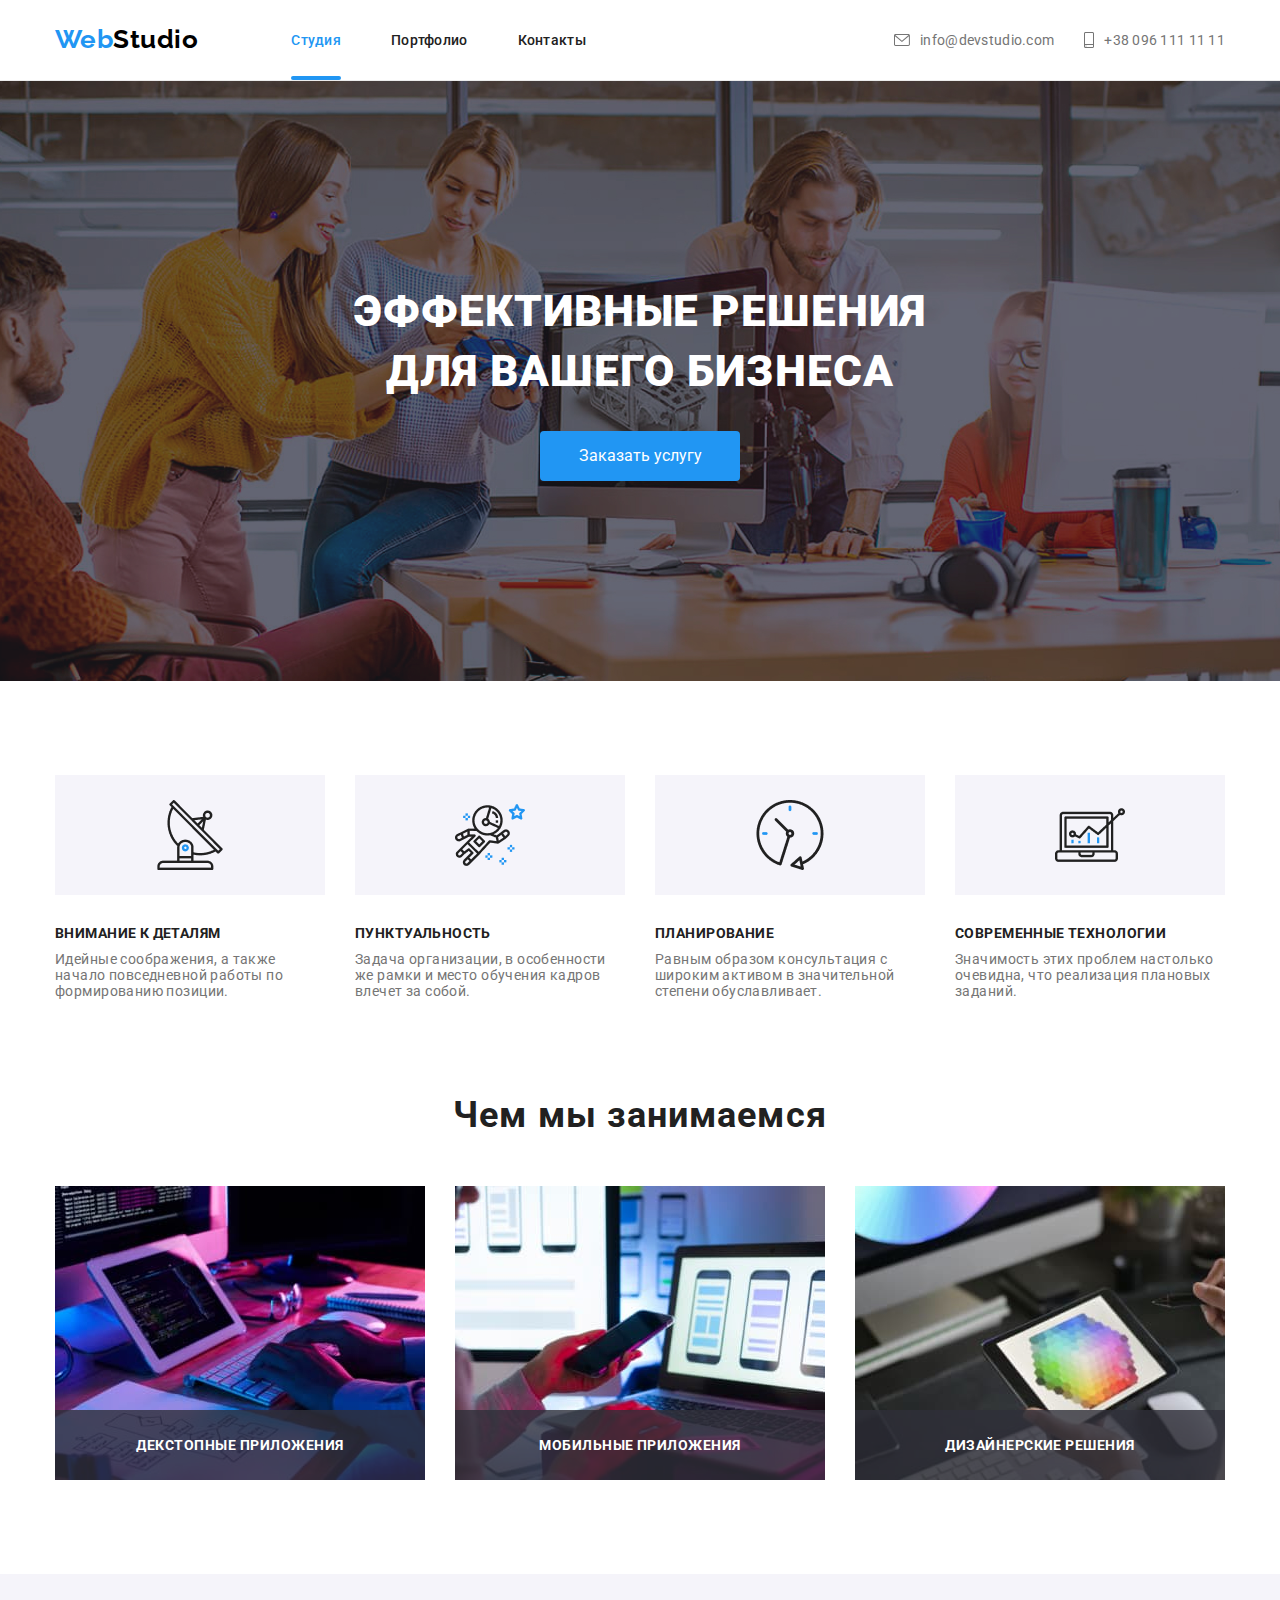
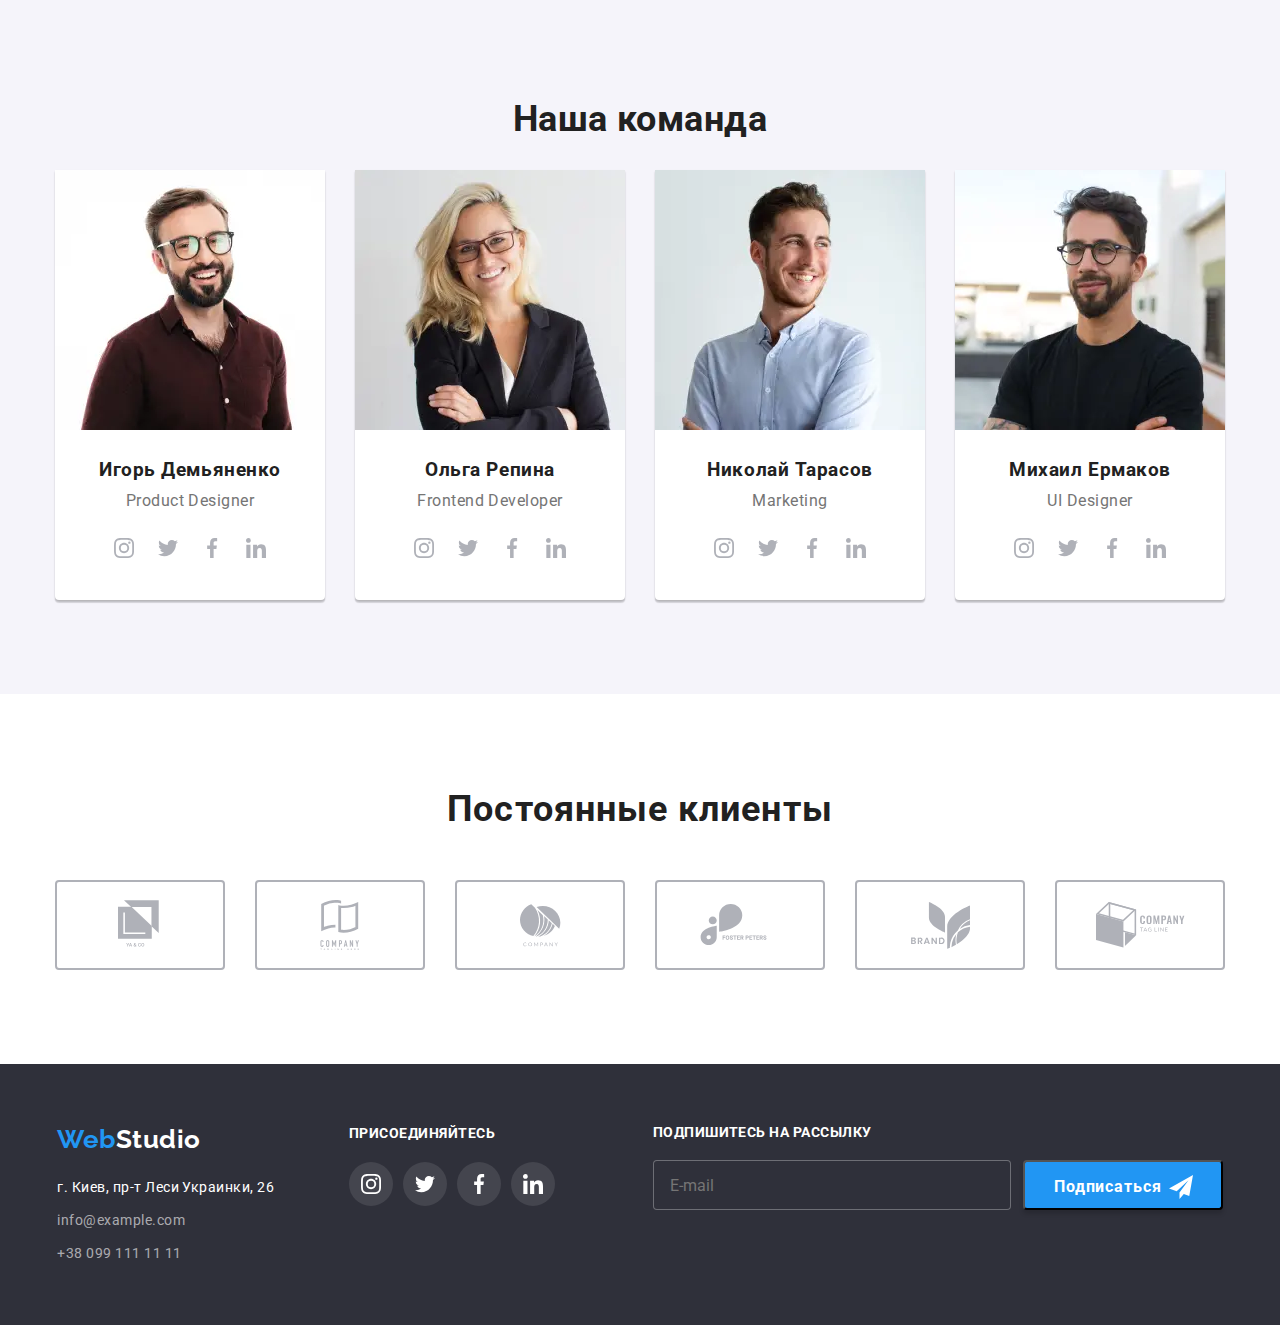
<file: index.html>
<!DOCTYPE html>
<html lang="ru">
  <head>
    <meta charset="UTF-8" />
    <meta name="viewport" content="width=device-width, initial-scale=1.0" />
    <link
      rel="stylesheet"
      href="https://cdnjs.cloudflare.com/ajax/libs/modern-normalize/1.0.0/modern-normalize.css"
    />
    <link
      href="https://fonts.googleapis.com/css2?family=Raleway:wght@300;400;500;700&family=Roboto:wght@300;400;500;700&display=swap"
      rel="stylesheet"
    />
    <link
      rel="stylesheet"
      href="https://cdnjs.cloudflare.com/ajax/libs/modern-normalize/1.0.0/modern-normalize.min.css"
    />
    <link rel="stylesheet" href="./css/main.min.css" />
    <title>WebStudio</title>
  </head>

  <body>
    <header class="header-page">
      <div class="container">
        <nav>

          <a href="./index.html" class="logo link"
            ><span class="logo-start">Web</span>Studio</a
          >           
          <button type="button" class="menu-button" aria-expanded="false" aria-controls="menu-nav" data-menu-button>
              <svg width="40" height="40">
                <use class="icon-menu-btn" href="./images/sprite-svg/sprite.svg#icon-menu-button"></use>
                <use class="icon-close-btn" href="./images/sprite-svg/sprite.svg#icon-close-button"></use>
              </svg>
          </button>

          <div class="menu-nav" id="menu-nav" data-menu>
            <ul class="site-nav list">
              <li><a href="" class="link current">Студия</a></li>
              <li><a href="./portfolio.html" class="link">Портфолио</a></li>
              <li><a href="" class="link">Контакты</a></li>
            </ul>

            <address class="address top">
              <ul class="contact list">
                <li class="address-list-top">
                  <a href="mailto:info@devstudio.com" class="link">
                    <svg class="icon-envelope">
                    <use href="./images/sprite-svg/sprite.svg#icon-envelope"></use>
                    </svg>
                  info@devstudio.com</a>
                </li>
                <li class="address-list-top">
                <a href="tel:+380961111111" class="link">
                  <svg class="icon-smartphone">
                    <use href="./images/sprite-svg/sprite.svg#icon-smartphone"></use>
                  </svg>
                  +38 096 111 11 11</a>
              </li>
            </ul>
            </address>
          </div>
        </nav>
      </div>
    </header>

    <main>
      <section class="hero">
        <div class="container">
          <h1 class="hero-title">Эффективные решения <br> для вашего бизнеса</h1>
          <button type="button" class="button" data-modal-open>Заказать услугу</button>
        </div>
      </section>

      <section class="section">
        <h2 hidden>наши преимущества</h2>

        <div class="container advantages-list">
          <ul class="advantages list">
            <li class="icon-antenna">
              <h3 class="section-title">Внимание к деталям</h3>
              <p>
                Идейные соображения, а также начало повседневной работы по
                формированию позиции.
              </p>
            </li>
            <li class="icon-astronaut">
              <h3 class="section-title">Пунктуальность</h3>
              <p>
                Задача организации, в особенности же рамки и место обучения
                кадров влечет за собой.
              </p>
            </li>
            <li class="icon-clock">
              <h3 class="section-title">Планирование</h3>
              <p>
                Равным образом консультация с широким активом в значительной
                степени обуславливает.
              </p>
            </li>
            <li class="icon-diagram">
              <h3 class="section-title">Современные технологии</h3>
              <p>
                Значимость этих проблем настолько очевидна, что реализация
                плановых заданий.
              </p>
            </li>
          </ul>
        </div>
      </section>

      <section class="section">
        <div class="container works">
          <h2 class="section-title">Чем мы занимаемся</h2>

          <ul class="work list">
            <li>
              <picture>
                <source srcset="./images/images-box/box1.webp 1x, ./images/images-box/box1@2x.webp 2x" media="(min-width:1200px)" type="image-webp">
                <source srcset="./images/images-box/box1.jpg 1x, ./images/images-box/box1@2x.jpg 2x" media="(min-width:1200px)"> 
                <img
                class="works-img"
                src="./images/images-box/box1.jpg"
                alt="декстопные приложения"
                width="370"
                height="294"
                />
              </picture>
              <div class="work-title">
                <p>декстопные приложения</p>
              </div>
            </li>
            <li>
              <picture>
                <source srcset="./images/images-box/box12.webp 1x, ./images/images-box/box2@2x.webp 2x" media="(min-width:1200px)"
                  type="image-webp">
                <source srcset="./images/images-box/box2.jpg 1x, ./images/images-box/box2@2x.jpg 2x" media="(min-width:1200px)"> 
                <img class="works-img" src="./images/images-box/box2.jpg" alt="мобильные приложения" width="370" height="294" />
              </picture>
              <div class="work-title">
                <p>мобильные приложения</p>
              </div>
            </li>
            <li>
              <picture>
                <source srcset="./images/images-box/box3.webp 1x, ./images/images-box/box3@2x.webp 2x" media="(min-width:1200px)"
                  type="image-webp">
                <source srcset="./images/images-box/box3.jpg 1x, ./images/images-box/box3@2x.jpg 2x" media="(min-width:1200px)"> 
                <img class="works-img" src="./images/images-box/box3.jpg" alt="дизайнерские решения" width="370" height="294" />
              </picture>
              <div class="work-title">
                <p>дизайнерские решения</p>
              </div>
            </li>
          </ul>
        </div>
      </section>

      <section class="section staff-section">
        <div class="container staff-wrap">
          <h2 class="section-title">Наша команда</h2>

          <div class="staff-list">
            <ul class="staff list">
              <li class="staff-people">
                <picture>
                  <source srcset="./images/images-person/person1-desktop.webp 1x, ./images/images-person/person1-desktop@2x.webp 2x" media=(min-width:1200px) type="image/webp">
                  <source srcset="./images/images-person/person1-desktop.jpg 1x, ./images/images-person/person1-desktop@2x.jpg 2x" media=(min-width:1200px)>
                  <source srcset="./images/images-person/person1-tablet.webp 1x, ./images/images-person/person1-tablet@2x.webp 2x" media=(min-width:768px) type="image/webp">
                  <source srcset="./images/images-person/person1-tablet.jpg 1x, ./images/images-person/person1-tablet@2x.jpg 2x" media=(min-width:768px)>
                  <source srcset="./images/images-person/person1-mobile.webp 1x, ./images/images-person/person1-mobile@2x.webp 2x" media=(min-width:480px) type="image-webp">
                  <source srcset="./images/images-person/person1-mobile.jpg 1x, ./images/images-person/person1-mobile@2x.jpg 2x" media=(min-width:480px)>
                    <img src="./images/images-person/person1-mobile.jpg" alt="Игорь Демьяненко" />
                </picture>
                <h3 class="section-title">Игорь Демьяненко</h3>
                <p lang="en">Product Designer</p>
                <div class="social-link">
                  <a href="" class="social-link-thumb" target="_blank">
                    <svg>
                      <use
                        href="./images/sprite-svg/sprite.svg#icon-instagram"
                      ></use>
                    </svg>
                  </a>
                  <a href="" class="social-link-thumb" target="_blank">
                    <svg>
                      <use
                        href="./images/sprite-svg/sprite.svg#icon-twitter"
                      ></use>
                    </svg>
                  </a>
                  <a href="" class="social-link-thumb" target="_blank">
                    <svg>
                      <use
                        href="./images/sprite-svg/sprite.svg#icon-facebook"
                      ></use>
                    </svg>
                  </a>
                  <a href="" class="social-link-thumb" target="_blank">
                    <svg>
                      <use
                        href="./images/sprite-svg/sprite.svg#icon-linkedin"
                      ></use>
                    </svg>
                  </a>
                </div>
              </li>
              <li class="staff-people">
                <picture>
                  <source srcset="./images/images-person/person2-desktop.webp 1x, ./images/images-person/person2-desktop@2x.webp 2x" media=(min-width:1200px) type="image/webp">
                  <source srcset="./images/images-person/person2-desktop.jpg 1x, ./images/images-person/person2-desktop@2x.jpg 2x" media=(min-width:1200px)>
                  <source srcset="./images/images-person/person2-tablet.webp 1x, ./images/images-person/person2-tablet@2x.webp 2x" media=(min-width:768px) type="image/webp">
                  <source srcset="./images/images-person/person2-tablet.jpg 1x, ./images/images-person/person2-tablet@2x.jpg 2x" media=(min-width:768px)>
                  <source srcset="./images/images-person/person2-mobile.webp 1x, ./images/images-person/person2-mobile@2x.webp 2x" media=(min-width:480px) type="image-webp">
                  <source srcset="./images/images-person/person2-mobile.jpg 1x, ./images/images-person/person2-mobile@2x.jpg 2x" media=(min-width:480px)>
                    <img src="./images/images-person/person2-mobile.jpg" alt="Ольга Репина" />
                </picture>
                <h3 class="section-title">Ольга Репина</h3>
                <p lang="en">Frontend Developer</p>
                <div class="social-link">
                  <a href="" class="social-link-thumb" target="_blank">
                    <svg>
                      <use
                        href="./images/sprite-svg/sprite.svg#icon-instagram"
                      ></use>
                    </svg>
                  </a>
                  <a href="" class="social-link-thumb" target="_blank">
                    <svg>
                      <use
                        href="./images/sprite-svg/sprite.svg#icon-twitter"
                      ></use>
                    </svg>
                  </a>
                  <a href="" class="social-link-thumb" target="_blank">
                    <svg>
                      <use
                        href="./images/sprite-svg/sprite.svg#icon-facebook"
                      ></use>
                    </svg>
                  </a>
                  <a href="" class="social-link-thumb" target="_blank">
                    <svg>
                      <use
                        href="./images/sprite-svg/sprite.svg#icon-linkedin"
                      ></use>
                    </svg>
                  </a>
                </div>
              </li>
              <li class="staff-people">
                <picture>
                  <source srcset="./images/images-person/person3-desktop.webp 1x, ./images/images-person/person3-desktop@2x.webp 2x" media=(min-width:1200px) type="image/webp">
                  <source srcset="./images/images-person/person3-desktop.jpg 1x, ./images/images-person/person3-desktop@2x.jpg 2x" media=(min-width:1200px)>
                  <source srcset="./images/images-person/person3-tablet.webp 1x, ./images/images-person/person3-tablet@2x.webp 2x" media=(min-width:768px) type="image/webp">
                  <source srcset="./images/images-person/person3-tablet.jpg 1x, ./images/images-person/person3-tablet@2x.jpg 2x" media=(min-width:768px)>
                  <source srcset="./images/images-person/person3-mobile.webp 1x, ./images/images-person/person3-mobile@2x.webp 2x" media=(min-width:480px) type="image-webp">
                  <source srcset="./images/images-person/person3-mobile.jpg 1x, ./images/images-person/person3-mobile@2x.jpg 2x" media=(min-width:480px)>
                  <img src="./images/images-person/person3-mobile.jpg" alt="Николай Тарасов" />
                </picture>
                <h3 class="section-title">Николай Тарасов</h3>
                <p lang="en">Marketing</p>
                <div class="social-link">
                  <a href="" class="social-link-thumb" target="_blank">
                    <svg>
                      <use
                        href="./images/sprite-svg/sprite.svg#icon-instagram"
                      ></use>
                    </svg>
                  </a>
                  <a href="" class="social-link-thumb" target="_blank">
                    <svg>
                      <use
                        href="./images/sprite-svg/sprite.svg#icon-twitter"
                      ></use>
                    </svg>
                  </a>
                  <a href="" class="social-link-thumb" target="_blank">
                    <svg>
                      <use
                        href="./images/sprite-svg/sprite.svg#icon-facebook"
                      ></use>
                    </svg>
                  </a>
                  <a href="" class="social-link-thumb" target="_blank">
                    <svg>
                      <use
                        href="./images/sprite-svg/sprite.svg#icon-linkedin"
                      ></use>
                    </svg>
                  </a>
                </div>
              </li>
              <li class="staff-people">
                <picture>
                   <source srcset="./images/images-person/person4-desktop.webp 1x, ./images/images-person/person4-desktop@2x.webp 2x" media=(min-width:1200px) type="image/webp">
                  <source srcset="./images/images-person/person4-desktop.jpg 1x, ./images/images-person/person4-desktop@2x.jpg 2x" media=(min-width:1200px)>
                  <source srcset="./images/images-person/person4-tablet.webp 1x, ./images/images-person/person4-tablet@2x.webp 2x" media=(min-width:768px) type="image/webp">
                  <source srcset="./images/images-person/person4-tablet.jpg 1x, ./images/images-person/person4-tablet@2x.jpg 2x" media=(min-width:768px)>
                  <source srcset="./images/images-person/person4-mobile.webp 1x, ./images/images-person/person4-mobile@2x.webp 2x" media=(min-width:480px) type="image-webp">
                  <source srcset="./images/images-person/person4-mobile.jpg 1x, ./images/images-person/person4-mobile@2x.jpg 2x" media=(min-width:480px)>
                    <img src="./images/images-person/person4-mobile.jpg" alt="Михаил Ермаков" />
                </picture>
                <h3 class="section-title">Михаил Ермаков</h3>
                <p lang="en">UI Designer</p>
                <div class="social-link">
                  <a href="" class="social-link-thumb" target="_blank">
                    <svg>
                      <use
                        href="./images/sprite-svg/sprite.svg#icon-instagram"
                      ></use>
                    </svg>
                  </a>
                  <a href="" class="social-link-thumb" target="_blank">
                    <svg>
                      <use
                        href="./images/sprite-svg/sprite.svg#icon-twitter"
                      ></use>
                    </svg>
                  </a>
                  <a href="" class="social-link-thumb" target="_blank">
                    <svg>
                      <use
                        href="./images/sprite-svg/sprite.svg#icon-facebook"
                      ></use>
                    </svg>
                  </a>
                  <a href="" class="social-link-thumb" target="_blank">
                    <svg>
                      <use
                        href="./images/sprite-svg/sprite.svg#icon-linkedin"
                      ></use>
                    </svg>
                  </a>
                </div>
              </li>
            </ul>
          </div>
        </div>
      </section>

      <section class="clients">
        <div class="container">
          <h2 class="section-title">Постоянные клиенты</h2>

          <ul class="list">
            <li>
              <a class="clients-pic" href="">
                <svg width="45px" height="50px">
                  <use href="./images/sprite-svg/sprite.svg#icon-logo-1"></use>
                </svg>
              </a>
            </li>
            <li>
              <a class="clients-pic" href="">
                <svg width="40px" height="50px">
                  <use href="./images/sprite-svg/sprite.svg#icon-logo-2"></use>
                </svg>
              </a>
            </li>
            <li>
              <a class="clients-pic" href="">
                <svg width="41px" height="43px">
                  <use href="./images/sprite-svg/sprite.svg#icon-logo-3"></use>
                </svg>
              </a>
            </li>
            <li>
              <a class="clients-pic" href="">
                <svg width="80px" height="42px">
                  <use href="./images/sprite-svg/sprite.svg#icon-logo-4"></use>
                </svg>
              </a>
            </li>
            <li>
              <a class="clients-pic" href="">
                <svg width="59px" height="47px">
                  <use href="./images/sprite-svg/sprite.svg#icon-logo-5"></use>
                </svg>
              </a>
            </li>
            <li>
              <a class="clients-pic" href="">
                <svg width="89px" height="46px">
                  <use href="./images/sprite-svg/sprite.svg#icon-logo-6"></use>
                </svg>
              </a>
            </li>
          </ul>
        </div>
      </section>
    </main>

    <footer>
      <div class="container">
       
            <address class="address-bottom">
              <div class="footer-address">
                <a href="./index.html" class="logo link" target="_blank"><span class="logo-start">Web</span><span
                    class="logo-end">Studio</span></a>
              </div>

              <ul class="address list">
                <li class="address-list">
                  <a href="https://goo.gl/maps/NCRkNM8AswAMd2es7" class="address-start link" target="_blank">г. Киев, пр-т Леси
                    Украинки, 26</a>
                </li>
                <li class="address-list">
                  <a href="mailto:info@example.com" class="address-end link" target="_blank">info@example.com</a>
                </li>
                <li class="address-list">
                  <a href="tel:+380991111111" class="address-end link" target="_blank">+38 099 111 11 11</a>
                </li>
              </ul>
            </address>

            <div class="social-links-footer">
              <strong class="phrase">присоединяйтесь</strong>
              <div class="sl-footer">
                <a href="https://www.instagram.com/" class="sl-thumb" target="_blank">
                  <svg>
                    <use href="./images/sprite-svg/sprite.svg#icon-instagram"></use>
                  </svg>
                </a>
                <a href="https://twitter.com/" class="sl-thumb" target="_blank">
                  <svg>
                    <use href="./images/sprite-svg/sprite.svg#icon-twitter"></use>
                  </svg>
                </a>
                <a href="https://www.facebook.com/" class="sl-thumb" target="_blank">
                  <svg>
                    <use href="./images/sprite-svg/sprite.svg#icon-facebook"></use>
                  </svg>
                </a>
                <a href="https://www.linkedin.com/" class="sl-thumb" target="_blank">
                  <svg>
                    <use href="./images/sprite-svg/sprite.svg#icon-linkedin"></use>
                  </svg>
                </a>
              </div>
            </div>

            <form action="#" class="footer-form">
              <div class="form-field">
                <label class="footer-form-phrase">подпишитесь на рассылку</label>
                <input type="text" class="footer-input" placeholder="E-mail">
              </div>
            
            <button type="submit" class="footer-btn">Подписаться
              <svg class="footer-icon">
                <use href="./images/sprite-svg/sprite.svg#icon-send"></use>
              </svg>
            </button>
            
            </form>
      </div>
    </footer>

    <div class="backdrop is-hidden" data-modal>
      <div class="modal">
        <button type="button" class="close-button" data-modal-close>
            <svg>
              <use href="./images/sprite-svg/sprite.svg#icon-vector"></use>
            </svg>
        </button>

        <form action="#" class="form-modal">
          <h2 class="modal-form-title">Оставьте свои данные, мы вам перезвоним</h2>

          <div class="form-field">
            <label for="name" class="form-label">Имя</label>
            <input type="text" name="name" id="name">
            <div>
              <svg class="modal-icon">
                <use href="./images/sprite-svg/sprite.svg#icon-person"></use>
              </svg>
            </div>
          </div>

          <div class="form-field">
            <label for="tel" class="form-label">Телефон</label>
            <input type="tel" name="tel" id="tel">
            <div>
              <svg class="modal-icon">
                <use href="./images/sprite-svg/sprite.svg#icon-phone"></use>
              </svg>
            </div>
          </div>

          <div class="form-field">
            <label for="mail" class="form-label">Почта</label>
            <input type="mail" name="mail" id="mail">
            <div>
              <svg class="modal-icon">
                <use href="./images/sprite-svg/sprite.svg#icon-email"></use>
              </svg>
            </div>
          </div>

          <div class="form-field">
            <label for="comment" class="form-label">Комментарий</label>
            <textarea name="comment" id="comment" placeholder="Введите текст"></textarea>
          </div>

          <div class="form-field-policy">
            <input id="policy" name="policy" type="checkbox" value="yes" class="form-checkbox"/>
            <label for="policy" class="policy-label">Соглашаюсь с рассылкой и принимаю <a href="" class="policy-doc">Условия договора</a></label>
          </div>

          <button type="submit" class="modal-btn">Отправить</button>
          
        </form>
      </div>
    </div>
    <script src="./js/menu.js"></script>
    <script src="./js/modal.js"></script>
  </body>
</html>
</file>
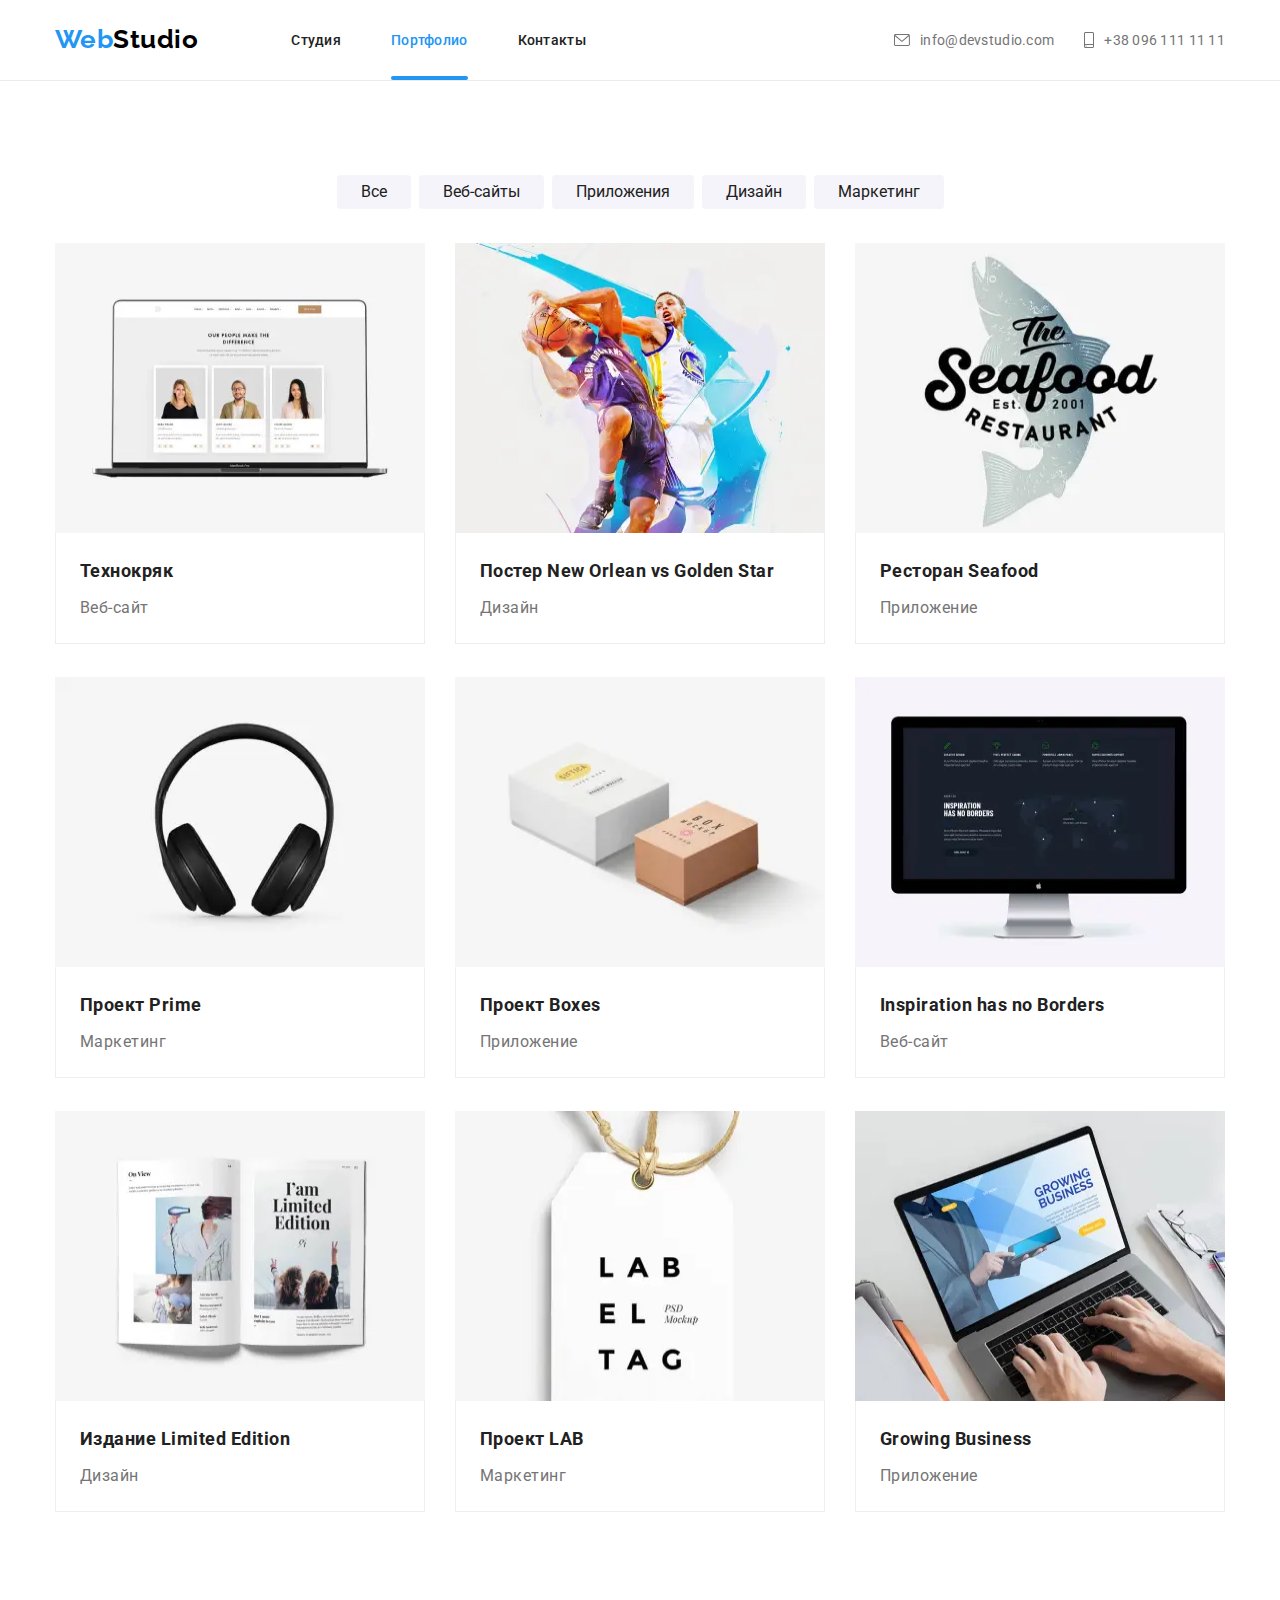
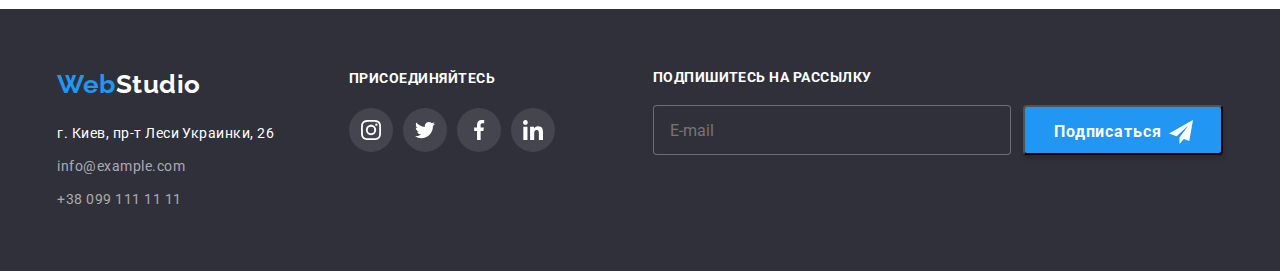
<file: portfolio.html>
<!DOCTYPE html>
<html lang="ru">
  <head>
    <meta charset="UTF-8" />
    <meta name="viewport" content="width=device-width, initial-scale=1.0" />
    <link
      rel="stylesheet"
      href="https://cdnjs.cloudflare.com/ajax/libs/modern-normalize/1.0.0/modern-normalize.css"
    />
    <link
      href="https://fonts.googleapis.com/css2?family=Raleway:wght@300;400;500;700&family=Roboto:wght@300;400;500;700&display=swap"
      rel="stylesheet"
    />
    <link
      rel="stylesheet"
      href="https://cdnjs.cloudflare.com/ajax/libs/modern-normalize/1.0.0/modern-normalize.min.css"
    />
    <link rel="stylesheet" href="./css/portfolio.min.css" />
    <title>Portfolio</title>
  </head>

  <body>
    <header class="header-page">
      <div class="container">
        <nav>
    
          <a href="./index.html" class="logo link"><span class="logo-start">Web</span>Studio</a>
          <button type="button" class="menu-button" aria-expanded="false" aria-controls="menu-nav" data-menu-button>
            <svg width="40" height="40">
              <use class="icon-menu-btn" href="./images/sprite-svg/sprite.svg#icon-menu-button"></use>
              <use class="icon-close-btn" href="./images/sprite-svg/sprite.svg#icon-close-button"></use>
            </svg>
          </button>
    
          <div class="menu-nav" id="menu-nav" data-menu>
            <ul class="site-nav list">
              <li><a href="" class="link">Студия</a></li>
              <li><a href="./portfolio.html" class="link current">Портфолио</a></li>
              <li><a href="" class="link">Контакты</a></li>
            </ul>
    
            <address class="address top">
              <ul class="contact list">
                <li class="address-list-top">
                  <a href="mailto:info@devstudio.com" class="link">
                    <svg class="icon-envelope">
                      <use href="./images/sprite-svg/sprite.svg#icon-envelope"></use>
                    </svg>
                    info@devstudio.com</a>
                </li>
                <li class="address-list-top">
                  <a href="tel:+380961111111" class="link">
                    <svg class="icon-smartphone">
                      <use href="./images/sprite-svg/sprite.svg#icon-smartphone"></use>
                    </svg>
                    +38 096 111 11 11</a>
                </li>
              </ul>
            </address>
          </div>
        </nav>
      </div>
    </header>
    <main class="portfolio-wrapper">
      <div class="features container">
        <h1 hidden>функции</h1>

      <ul class="list">
        <li><button type="button">Все</button></li>
        <li><button type="button">Веб-сайты</button></li>
        <li><button type="button">Приложения</button></li>
        <li><button type="button">Дизайн</button></li>
        <li><button type="button">Маркетинг</button></li>
      </ul>  
      </div>

      <div class="projects container">
        <ul class="list">
          <li class="projects-item">
            <a href="" class="link" target="_blank">
              <div class="projects-overlay">
                <picture>
                  <source srcset="./images/images-project/project1-desktop.webp 1x, ./images/images-project/project1-desktop@2x.webp 2x" media=(min-width:1200px) type="image/webp">
                  <source srcset="./images/images-project/project1-desktop.jpg 1x, ./images/images-project/project1-desktop@2x.jpg 2x" media=(min-width:1200px)>
                  <source srcset="./images/images-project/project1-tablet.webp 1x, ./images/images-project/project1-tablet@2x.webp 2x" media=(min-width:768px) type="image/webp">
                  <source srcset="./images/images-project/project1-tablet.jpg 1x, ./images/images-project/project1-tablet@2x.jpg 2x" media=(min-width:768px)>
                  <source srcset="./images/images-project/project1-mobile.webp 1x, ./images/images-project/project1-mobile@2x.webp 2x" media=(min-width:480px) type="image/webp">
                  <source srcset="./images/images-project/project1-mobile.jpg 1x, ./images/images-project/project1-mobile@2x.jpg 2x" media=(min-width:480px)>
                    <img src="./images/images-project/project1-mobile.jpg" alt="постер с баскетбольными игроками" class="projects-images" />
                </picture>
                <div class="overlay">
                  <p class="text">Технокряк это современная площадка распространения коронавируса. Компании используют эту платформу
                    для цифрового
                    шпионажа и атак на защищённые сервера конкурентов.</p>
                </div>
              </div>
              <div class="content-box">
                <h2 class="title">Технокряк</h2>
                <p>Веб-сайт</p>
              </div>
            </a>
          </li>
          <li class="projects-item">
            <a href="" class="link" target="_blank">
                <div class="projects-overlay">
                  <picture>
                    <source srcset="./images/images-project/project2-desktop.webp 1x, ./images/images-project/project2-desktop@2x.webp 2x" media=(min-width:1200px) type="image/webp">
                  <source srcset="./images/images-project/project2-desktop.jpg 1x, ./images/images-project/project2-desktop@2x.jpg 2x" media=(min-width:1200px)>
                  <source srcset="./images/images-project/project2-tablet.webp 1x, ./images/images-project/project2-tablet@2x.webp 2x" media=(min-width:768px) type="image/webp">
                  <source srcset="./images/images-project/project2-tablet.jpg 1x, ./images/images-project/project2-tablet@2x.jpg 2x" media=(min-width:768px)>
                  <source srcset="./images/images-project/project2-mobile.webp 1x, ./images/images-project/project2-mobile@2x.webp 2x" media=(min-width:480px) type="image/webp">
                  <source srcset="./images/images-project/project2-mobile.jpg 1x, ./images/images-project/project2-mobile@2x.jpg 2x" media=(min-width:480px)>
                    <img src="./images/images-project/project2-mobile.jpg" alt="постер с баскетбольными игроками" class="projects-images" />
                  </picture>
                  <div class="overlay">
                    <p class="text">Технокряк это современная площадка распространения коронавируса. Компании используют эту платформу для цифрового
                      шпионажа и атак на защищённые сервера конкурентов.</p>
                  </div>
                </div>
                
              <div class="content-box">
                <h2 class="title">
                  Постер <span lang="en">New Orlean vs Golden Star</span>
                </h2>
                <p>Дизайн</p>
              </div>
            </a>
          </li>
          <li class="projects-item">
            <a href="" class="link" target="_blank">
              <div class="projects-overlay">
                <picture>
                   <source srcset="./images/images-project/project3-desktop.webp 1x, ./images/images-project/project3-desktop@2x.webp 2x" media=(min-width:1200px) type="image/webp">
                  <source srcset="./images/images-project/project3-desktop.jpg 1x, ./images/images-project/project3-desktop@2x.jpg 2x" media=(min-width:1200px)>
                  <source srcset="./images/images-project/project3-tablet.webp 1x, ./images/images-project/project3-tablet@2x.webp 2x" media=(min-width:768px) type="image/webp">
                  <source srcset="./images/images-project/project3-tablet.jpg 1x, ./images/images-project/project3-tablet@2x.jpg 2x" media=(min-width:768px)>
                  <source srcset="./images/images-project/project3-mobile.webp 1x, ./images/images-project/project3-mobile@2x.webp 2x" media=(min-width:480px) type="image/webp">
                  <source srcset="./images/images-project/project3-mobile.jpg 1x, ./images/images-project/project3-mobile@2x.jpg 2x" media=(min-width:480px)>
                    <img src="./images/images-project/project3-mobile.jpg" alt="постер с баскетбольными игроками" class="projects-images" />
                </picture>
                
                <div class="overlay">
                  <p class="text">Технокряк это современная площадка распространения коронавируса. Компании используют эту платформу
                    для цифрового
                    шпионажа и атак на защищённые сервера конкурентов.</p>
                </div>
              </div>
              <div class="content-box">
                <h2 class="title">Ресторан <span lang="en">Seafood</span></h2>
                <p>Приложение</p>
              </div>
            </a>
          </li>
          <li class="projects-item">
            <a href="" class="link" target="_blank">
              <div class="projects-overlay">
                <picture>
                  <source srcset="./images/images-project/project4-desktop.webp 1x, ./images/images-project/project4-desktop@2x.webp 2x" media=(min-width:1200px) type="image/webp">
                  <source srcset="./images/images-project/project4-desktop.jpg 1x, ./images/images-project/project4-desktop@2x.jpg 2x" media=(min-width:1200px)>
                  <source srcset="./images/images-project/project4-tablet.webp 1x, ./images/images-project/project4-tablet@2x.webp 2x" media=(min-width:768px) type="image/webp">
                  <source srcset="./images/images-project/project4-tablet.jpg 1x, ./images/images-project/project4-tablet@2x.jpg 2x" media=(min-width:768px)>
                  <source srcset="./images/images-project/project4-mobile.webp 1x, ./images/images-project/project4-mobile@2x.webp 2x" media=(min-width:480px) type="image/webp">
                  <source srcset="./images/images-project/project4-mobile.jpg 1x, ./images/images-project/project4-mobile@2x.jpg 2x" media=(min-width:480px)>
                    <img src="./images/images-project/project4-mobile.jpg" alt="постер с баскетбольными игроками" class="projects-images" />
                </picture>
                
                <div class="overlay">
                  <p class="text">Технокряк это современная площадка распространения коронавируса. Компании используют эту платформу
                    для цифрового
                    шпионажа и атак на защищённые сервера конкурентов.</p>
                </div>
              </div>
              <div class="content-box">
                <h2 class="title">Проект <span lang="en">Prime</span></h2>
                <p>Маркетинг</p>
              </div>
            </a>
          </li>
          <li class="projects-item">
            <a href="" class="link" target="_blank">
              <div class="projects-overlay">
                <picture>
                  <source srcset="./images/images-project/project5-desktop.webp 1x, ./images/images-project/project5-desktop@2x.webp 2x" media=(min-width:1200px) type="image/webp">
                  <source srcset="./images/images-project/project5-desktop.jpg 1x, ./images/images-project/project5-desktop@2x.jpg 2x" media=(min-width:1200px)>
                  <source srcset="./images/images-project/project5-tablet.webp 1x, ./images/images-project/project5-tablet@2x.webp 2x" media=(min-width:768px) type="image/webp">
                  <source srcset="./images/images-project/project5-tablet.jpg 1x, ./images/images-project/project5-tablet@2x.jpg 2x" media=(min-width:768px)>
                  <source srcset="./images/images-project/project5-mobile.webp 1x, ./images/images-project/project5-mobile@2x.webp 2x" media=(min-width:480px) type="image/webp">
                  <source srcset="./images/images-project/project5-mobile.jpg 1x, ./images/images-project/project5-mobile@2x.jpg 2x" media=(min-width:480px)>
                    <img src="./images/images-project/project5-mobile.jpg" alt="постер с баскетбольными игроками" class="projects-images" />
                </picture>
                
                <div class="overlay">
                  <p class="text">Технокряк это современная площадка распространения коронавируса. Компании используют эту платформу
                    для цифрового
                    шпионажа и атак на защищённые сервера конкурентов.</p>
                </div>
              </div>
              <div class="content-box">
                <h2 class="title">Проект <span lang="en">Boxes</span></h2>
                <p>Приложение</p>
              </div>
            </a>
          </li>
          <li class="projects-item">
            <a href="" class="link" target="_blank">
              <div class="projects-overlay">
                <picture>
                  <source srcset="./images/images-project/project6-desktop.webp 1x, ./images/images-project/project6-desktop@2x.webp 2x" media=(min-width:1200px) type="image/webp">
                  <source srcset="./images/images-project/project6-desktop.jpg 1x, ./images/images-project/project6-desktop@2x.jpg 2x" media=(min-width:1200px)>
                  <source srcset="./images/images-project/project6-tablet.jpg 1x, ./images/images-project/project6-tablet@2x.jpg 2x" media=(min-width:768px) type="image/webp">
                  <source srcset="./images/images-project/project6-tablet.jpg 1x, ./images/images-project/project6-tablet@2x.jpg 2x" media=(min-width:768px)>
                  <source srcset="./images/images-project/project6-mobile.webp 1x, ./images/images-project/project6-mobile@2x.webp 2x" media=(min-width:480px) type="image/webp">
                  <source srcset="./images/images-project/project6-mobile.jpg 1x, ./images/images-project/project6-mobile@2x.jpg 2x" media=(min-width:480px)>
                    <img src="./images/images-project/project6-mobile.jpg" alt="постер с баскетбольными игроками" class="projects-images" />
                </picture>
                
                <div class="overlay">
                  <p class="text">Технокряк это современная площадка распространения коронавируса. Компании используют эту платформу
                    для цифрового
                    шпионажа и атак на защищённые сервера конкурентов.</p>
                </div>
              </div>
              <div class="content-box">
                <h2 lang="en" class="title">Inspiration has no Borders</h2>
                <p>Веб-сайт</p>
              </div>
            </a>
          </li>
          <li class="projects-item">
            <a href="" class="link" target="_blank">
              <div class="projects-overlay">
                <picture>
                  <source srcset="./images/images-project/project7-desktop.webp 1x, ./images/images-project/project7-desktop@2x.webp 2x" media=(min-width:1200px) type="image/webp">
                  <source srcset="./images/images-project/project7-desktop.jpg 1x, ./images/images-project/project7-desktop@2x.jpg 2x" media=(min-width:1200px)>
                  <source srcset="./images/images-project/project7-tablet.jpg 1x, ./images/images-project/project7-tablet@2x.jpg 2x" media=(min-width:768px) type="image/webp">
                  <source srcset="./images/images-project/project7-tablet.jpg 1x, ./images/images-project/project7-tablet@2x.jpg 2x" media=(min-width:768px)>
                  <source srcset="./images/images-project/project7-mobile.webp 1x, ./images/images-project/project7-mobile@2x.webp 2x" media=(min-width:480px) type="image/webp">
                  <source srcset="./images/images-project/project7-mobile.jpg 1x, ./images/images-project/project7-mobile@2x.jpg 2x" media=(min-width:480px)>
                    <img src="./images/images-project/project7-mobile.jpg" alt="постер с баскетбольными игроками" class="projects-images" />
                </picture>
                
                <div class="overlay">
                  <p class="text">Технокряк это современная площадка распространения коронавируса. Компании используют эту платформу
                    для цифрового
                    шпионажа и атак на защищённые сервера конкурентов.</p>
                </div>
              </div>
              <div class="content-box">
                <h2 class="title">
                  Издание <span lang="en">Limited Edition</span>
                </h2>
                <p>Дизайн</p>
              </div>
            </a>
          </li>
          <li class="projects-item">
            <a href="" class="link" target="_blank">
              <div class="projects-overlay">
                <picture>
                   <source srcset="./images/images-project/project8-desktop.webp 1x, ./images/images-project/project8-desktop@2x.webp 2x" media=(min-width:1200px) type="image/webp">
                  <source srcset="./images/images-project/project8-desktop.jpg 1x, ./images/images-project/project8-desktop@2x.jpg 2x" media=(min-width:1200px)>
                  <source srcset="./images/images-project/project8-tablet.jpg 1x, ./images/images-project/project8-tablet@2x.jpg 2x" media=(min-width:768px) type="image/webp">
                  <source srcset="./images/images-project/project8-tablet.jpg 1x, ./images/images-project/project8-tablet@2x.jpg 2x" media=(min-width:768px)>
                  <source srcset="./images/images-project/project8-mobile.webp 1x, ./images/images-project/project8-mobile@2x.webp 2x" media=(min-width:480px) type="image/webp">
                  <source srcset="./images/images-project/project8-mobile.jpg 1x, ./images/images-project/project8-mobile@2x.jpg 2x" media=(min-width:480px)>
                    <img src="./images/images-project/project8-mobile.jpg" alt="постер с баскетбольными игроками" class="projects-images" />
                </picture>
                
                <div class="overlay">
                  <p class="text">Технокряк это современная площадка распространения коронавируса. Компании используют эту платформу
                    для цифрового
                    шпионажа и атак на защищённые сервера конкурентов.</p>
                </div>
              </div>
              <div class="content-box">
                <h2 class="title">Проект <span lang="en">LAB</span></h2>
                <p>Маркетинг</p>
              </div>
            </a>
          </li>
          <li class="projects-item">
            <a href="" class="link" target="_blank">
              <div class="projects-overlay">
                <picture>
                   <source srcset="./images/images-project/project9-desktop.webp 1x, ./images/images-project/project9-desktop@2x.webp 2x" media=(min-width:1200px) type="image/webp">
                  <source srcset="./images/images-project/project9-desktop.jpg 1x, ./images/images-project/project9-desktop@2x.jpg 2x" media=(min-width:1200px)>
                  <source srcset="./images/images-project/project9-tablet.jpg 1x, ./images/images-project/project9-tablet@2x.jpg 2x" media=(min-width:768px) type="image/webp">
                  <source srcset="./images/images-project/project9-tablet.jpg 1x, ./images/images-project/project9-tablet@2x.jpg 2x" media=(min-width:768px)>
                  <source srcset="./images/images-project/project9-mobile.webp 1x, ./images/images-project/project9-mobile@2x.webp 2x" media=(min-width:480px) type="image/webp">
                  <source srcset="./images/images-project/project9-mobile.jpg 1x, ./images/images-project/project9-mobile@2x.jpg 2x" media=(min-width:480px)>
                    <img src="./images/images-project/project9-mobile.jpg" alt="постер с баскетбольными игроками" class="projects-images" />
                </picture>
                
                <div class="overlay">
                  <p class="text">Технокряк это современная площадка распространения коронавируса. Компании используют эту платформу
                    для цифрового
                    шпионажа и атак на защищённые сервера конкурентов.</p>
                </div>
              </div>
              <div class="content-box">
                <h2 lang="en" class="title">Growing Business</h2>
                <p>Приложение</p>
              </div>
            </a>
          </li>
        </ul>
      </div>
    </main>
    <footer>
    <div class="container">

    <address class="address-bottom">
      <div class="footer-address">
        <a href="./index.html" class="logo link" target="_blank"><span class="logo-start">Web</span><span
            class="logo-end">Studio</span></a>
      </div>

      <ul class="address list">
        <li class="address-list">
          <a href="https://goo.gl/maps/NCRkNM8AswAMd2es7" class="address-start link" target="_blank">г. Киев, пр-т Леси
            Украинки, 26</a>
        </li>
        <li class="address-list">
          <a href="mailto:info@example.com" class="address-end link" target="_blank">info@example.com</a>
        </li>
        <li class="address-list">
          <a href="tel:+380991111111" class="address-end link" target="_blank">+38 099 111 11 11</a>
        </li>
      </ul>
    </address>

    <div class="social-links-footer">
      <strong class="phrase">присоединяйтесь</strong>
      <div class="sl-footer">
        <a href="https://www.instagram.com/" class="sl-thumb" target="_blank">
          <svg>
            <use href="./images/sprite-svg/sprite.svg#icon-instagram"></use>
          </svg>
        </a>
        <a href="https://twitter.com/" class="sl-thumb" target="_blank">
          <svg>
            <use href="./images/sprite-svg/sprite.svg#icon-twitter"></use>
          </svg>
        </a>
        <a href="https://www.facebook.com/" class="sl-thumb" target="_blank">
          <svg>
            <use href="./images/sprite-svg/sprite.svg#icon-facebook"></use>
          </svg>
        </a>
        <a href="https://www.linkedin.com/" class="sl-thumb" target="_blank">
          <svg>
            <use href="./images/sprite-svg/sprite.svg#icon-linkedin"></use>
          </svg>
        </a>
      </div>
    </div>

    <form action="#" class="footer-form">
      <div class="form-field">
        <label class="footer-form-phrase">подпишитесь на рассылку</label>
        <input type="text" class="footer-input" placeholder="E-mail">
      </div>

      <button type="submit" class="footer-btn">Подписаться
        <svg class="footer-icon">
          <use href="./images/sprite-svg/sprite.svg#icon-send"></use>
        </svg>
      </button>

    </form>
  </div>
    </footer>

    <script src="./js/menu.js"></script>
  </body>
</html>
</file>
<file: css/main.min.css>
html{box-sizing:border-box;margin:0;padding:0}*,*::after,*::before{box-sizing:border-box}body{color:#757575;background-color:#fff;font-family:Roboto, sans-serif;letter-spacing:0.03em}.list{list-style:none;padding:0px;margin:0px}.link{text-decoration:none}.address{font-style:normal}.section-title{color:#212121}.title{color:#212121;font-size:18px}img{display:block}.container{margin-right:auto;margin-left:auto;padding-left:15px;padding-right:15px}@media screen and (min-width: 480px){.container{width:480px}}@media screen and (min-width: 768px){.container{width:768px}}@media screen and (min-width: 1200px){.container{width:1200px}}.header-page{position:relative}.header-page nav{display:flex;align-items:center;justify-content:space-between;min-height:60px;width:100%}.header-page>.container{display:flex}.menu-button{display:inline-block;margin:0;margin-left:276px;padding:0;border:none;background-color:transparent}@media screen and (min-width: 768px){.menu-button{display:none}}.menu-button .icon-close-btn{display:none}.is-open .icon-close-btn{display:block}.is-open .icon-menu-btn{display:none}.menu-nav.is-open{display:block}.menu-nav{display:none;position:absolute;top:60px;left:0px;padding:60px 0px;z-index:999;flex-direction:column;align-items:center;justify-content:center;width:100%;height:400px;background-color:#fff;box-shadow:0px 4px 8px rgba(0,0,0,0.04),0px 2px 4px rgba(0,0,0,0.08),0px 1px 3px rgba(0,0,0,0.16)}@media screen and (min-width: 767px){.menu-nav{display:flex;position:static;flex-direction:row;padding:0px;height:80px;box-shadow:none}}.header-page .address .link{color:#757575;font-size:14px;letter-spacing:0.02em}.header-page{border-bottom:1px solid #ececec}.site-nav{display:flex;flex-direction:column;align-items:center;margin-bottom:60px}@media screen and (min-width: 768px){.site-nav{flex-direction:row;margin-left:88px;padding-left:0px;margin-top:0px;margin-bottom:0px}}@media screen and (min-width: 1200px){.site-nav{margin-left:93px}}.site-nav .link{display:block;padding:8px 0px;color:#212121;font-family:Roboto;font-weight:500;font-size:18px;line-height:21px;letter-spacing:0.02em;transition:all 250ms cubic-bezier(0.4, 0, 0.2, 1)}.site-nav .link:hover,.site-nav .link:focus{color:#2196f3}@media screen and (min-width: 768px){.site-nav .link{padding:32px 0px;font-size:14px;line-height:18px}}@media screen and (min-width: 1200px){.site-nav .link{font-size:14px;line-height:16px}}@media screen and (max-width: 767px){.site-nav li:not(:last-child){margin-bottom:40px}}@media screen and (min-width: 768px){.site-nav li:not(:last-child){margin-right:50px}}.top{display:flex;align-items:center}.site-nav,.contact{letter-spacing:0.02em}.site-nav .current{color:#2196f3;position:relative}.site-nav .current::after{content:"";display:block;position:absolute;left:0px;bottom:0px;width:100%;height:4px;background-color:#2196f3;border-radius:2px}.header-page .contact{display:flex;flex-direction:column;align-items:center}@media screen and (min-width: 768px){.header-page .contact{align-items:flex-start}}@media screen and (min-width: 1200px){.header-page .contact{align-items:center;flex-direction:row}}.header-page .contact li:not(:last-child){margin-bottom:16px}@media screen and (min-width: 768px){.header-page .contact li:not(:last-child){margin-bottom:10px}}@media screen and (min-width: 1200px){.header-page .contact li:not(:last-child){margin-bottom:0px;margin-right:30px}}.header-page .address{margin-left:auto;margin-right:auto;justify-content:center}@media screen and (min-width: 768px){.header-page .address{margin-right:0px}}.contact .icon-envelope{width:16px;height:12px;fill:#757575}.contact .icon-smartphone{width:10px;height:16px;fill:#757575}.address-list-top svg{margin-right:10px;transition:all 250ms cubic-bezier(0.4, 0, 0.2, 1)}.address-list-top .link{display:flex;justify-content:center;align-items:center;transition:all 250ms cubic-bezier(0.4, 0, 0.2, 1)}.address-list-top .link:hover,.address-list-top .link:focus{color:#2196f3}.address-list-top .link:hover svg,.address-list-top .link:focus svg{fill:#2196f3}.logo{color:#000000;font-size:24px;font-family:Raleway, sans-serif;font-weight:700;line-height:1.2}.logo:hover{color:#2196f3}@media screen and (min-width: 1200px){.logo{font-size:26px}}.logo-start{color:#2196f3}.logo-end{color:#fff}.hero{max-width:480px;max-height:400px;margin-left:auto;margin-right:auto;background-color:rgba(47,48,58,0.4);background-image:url("../images/images-hero/overlay-mobile.png"),url("../images/images-hero/hero-mobile.jpg");background-repeat:no-repeat;background-size:cover;background-position:center}@media screen and (min-device-pixel-ratio: 2), screen and (min-resolution: 192dpi), screen and (min-resolution: 2dppx){.hero{background-image:url("../images/images-hero/overlay-mobile@2x.png"),url("../images/images-hero/hero-mobile@2x.jpg")}}@media screen and (min-width: 768px){.hero{max-width:768px;max-height:600px;background-image:url("../images/images-hero/overlay-tablet.png"),url("../images/images-hero/hero-tablet.jpg")}}@media screen and (min-width: 768px) and (min-device-pixel-ratio: 2), screen and (min-width: 768px) and (min-resolution: 192dpi), screen and (min-width: 768px) and (min-resolution: 2dppx){.hero{background-image:url("../images/images-hero/overlay-tablet@2x.png"),url("../images/images-hero/hero-tablet@2x.jpg")}}@media screen and (min-width: 1200px){.hero{max-width:1600px;background-image:url("../images/images-hero/overlay-desktop.png"),url("../images/images-hero/hero-desktop.jpg")}}@media screen and (min-width: 1200px) and (min-device-pixel-ratio: 2), screen and (min-width: 1200px) and (min-resolution: 192dpi), screen and (min-width: 1200px) and (min-resolution: 2dppx){.hero{background-image:url("../images/images-hero/overlay-desktop@2x.png"),url("../images/images-hero/hero-desktop@2x.jpg")}}.hero .container{padding-top:118px;padding-bottom:118px;letter-spacing:0.06em;color:#fff;text-align:center;text-transform:uppercase}@media screen and (min-width: 1200px){.hero .container{padding-top:200px;padding-bottom:200px}}.hero-title{margin-top:0px;margin-bottom:30px;font-weight:900;font-size:26px;line-height:42px}@media screen and (min-width: 1200px){.hero-title{font-size:44px;line-height:60px}}.button{padding:10px 32px;min-width:200px;height:50px;border:none;border-radius:4px;background-color:#2196f3;color:#fff;background-color:#2196f3;cursor:pointer}.backdrop{position:fixed;top:0px;left:0px;width:100%;height:100%;background:rgba(0,0,0,0.2);transition:all 250ms cubic-bezier(0.4, 0, 0.2, 1)}.is-hidden{opacity:0;visibility:hidden;pointer-events:none;transition:all 250ms cubic-bezier(0.4, 0, 0.2, 1) 250ms}.modal{position:absolute;left:50%;top:50%;min-width:450px;height:609px;transform:translate(-50%, -50%) scale(1);padding:40px;border-radius:4px;box-shadow:0px 1px 3px rgba(0,0,0,0.12),0px 1px 1px rgba(0,0,0,0.14),0px 2px 1px rgba(0,0,0,0.2);background:#fff;transition:all 250ms cubic-bezier(0.4, 0, 0.2, 1) 250ms}@media screen and (min-width: 1200px){.modal{min-width:528px;height:581px}}.modal-form-title{font-weight:700;font-size:20px;line-height:23px;letter-spacing:0.03em;color:#212121}.form-modal .form-field{position:relative;display:flex;flex-direction:column}.form-modal .form-field:not(:last-child){margin-bottom:10px}.form-modal .form-label{margin-bottom:4px;font-weight:400;font-size:12px;line-height:14px;letter-spacing:0.01em;color:#757575}.form-modal .form-field input{display:block;height:40px;padding:14px 42px;width:370px;border:1px solid rgba(33,33,33,0.2);border-radius:4px;cursor:pointer;outline:none}.form-modal .form-field input:focus{border:1px solid #2196f3}@media screen and (min-width: 1200px){.form-modal .form-field input{width:448px}}.form-modal .modal-icon{position:absolute;bottom:11px;left:12px;width:18px;height:18px;fill:#212121}.form-field:focus-within .modal-icon{fill:#2196f3}textarea{display:block;height:120px;padding:12px 16px;resize:none;width:370px;border:1px solid rgba(33,33,33,0.2);border-radius:4px;font-weight:400;font-size:14px;line-height:16px;letter-spacing:0.01em;outline:none}textarea:focus{border:1px solid #2196f3}textarea::placeholder{font-weight:400;font-size:14px;line-height:16px;letter-spacing:0.01em;color:rgba(117,117,117,0.5)}@media screen and (min-width: 1200px){textarea{width:448px}}.form-field-policy{display:flex;align-items:center;justify-content:center;margin-bottom:30px}.form-field-policy .policy-label{font-weight:400;letter-spacing:0.03em;color:#757575;font-size:12px;line-height:14px}@media screen and (min-width: 1200px){.form-field-policy .policy-label{font-size:14px;line-height:24px}}.is-hidden .modal{transform:translate(-50%, -50%) scale(0);transition:all 250ms cubic-bezier(0.4, 0, 0.2, 1)}.close-button{position:absolute;right:8px;top:8px;width:30px;height:30px;padding:6px;background-color:#fff;border-radius:50%;border:1px solid rgba(0,0,0,0.1);cursor:pointer}.close-button svg{width:11px;height:11px;fill:#000000}.close-button:focus svg,.close-button:hover svg{fill:#2196f3;cursor:pointer}.modal-form-title{font-weight:700;font-size:20px;line-height:23px;letter-spacing:0.03em;color:#212121;text-align:center}.form-checkbox{-webkit-appearance:none;-moz-appearance:none;appearance:none;position:absolute}.policy-label::before{content:"";display:inline-block;width:16px;height:15px;margin-right:7px;border-radius:2px;background-image:url("../images/sprite-svg/not-check.svg")}.form-field-policy .policy-doc{color:#2196f3}.form-checkbox:checked+.policy-label::before{background-image:url("../images/sprite-svg/check.svg");background-size:content;background-origin:border-box;border-radius:2px;background-color:#2196f3}.modal-btn{display:block;width:200px;height:50px;margin-left:auto;margin-right:auto;padding:10px 55px;background:#188ce8;box-shadow:0px 4px 4px rgba(0,0,0,0.15);border-radius:4px;font-weight:700;font-size:16px;line-height:30px;letter-spacing:0.06em;color:#fff;cursor:pointer}@media screen and (min-width: 480px){.advantages{display:block}}@media screen and (min-width: 768px){.advantages{display:flex;flex-wrap:wrap;justify-content:space-between}}.advantages li{max-width:450px;max-height:226px}@media screen and (min-width: 768px){.advantages li{width:354px;height:261px}}@media screen and (min-width: 1200px){.advantages li{width:270px;height:251px}}.advantages .section-title{margin-bottom:10px;margin-top:30px}.advantages p{margin-top:0px;margin-bottom:0px;font-size:14px;letter-spacing:0.03em}.advantages .section-title{font-size:14px;letter-spacing:0.03em;text-transform:uppercase;text-align:center}@media screen and (min-width: 768px){.advantages .section-title{text-align:start}}@media screen and (min-width: 480px) and (max-width: 768px){.advantages li:not(:last-child){margin-bottom:30px}}@media screen and (min-width: 768px){.advantages li:nth-child(odd){margin-right:30px}}@media screen and (min-width: 1200px){.advantages li:not(:last-child){margin-right:30px}}.container .advantages{padding-top:60px;padding-bottom:60px}@media screen and (min-width: 1200px){.container .advantages{padding-top:94px;padding-bottom:94px}}.icon-antenna::before{content:"";height:120px;display:block;background-color:#f5f4fa;background-image:url("../images/images-png/antenna.png");background-repeat:no-repeat;background-position:center}.icon-astronaut::before{content:"";height:120px;display:block;background-color:#f5f4fa;background-image:url("../images/images-png/astronaut.png");background-repeat:no-repeat;background-position:center}.icon-clock::before{content:"";height:120px;display:block;background-color:#f5f4fa;background-image:url("../images/images-png/clock.png");background-repeat:no-repeat;background-position:center}.icon-diagram::before{content:"";height:120px;display:block;background-color:#f5f4fa;background-image:url("../images/images-png/diagram.png");background-repeat:no-repeat;background-position:center}.section .works{display:none}@media screen and (min-width: 1200px){.section .works{display:block}}.work{display:flex;justify-content:space-between}.work li{position:relative}.works .list{padding-bottom:94px}.works .section-title{margin-top:0px;margin-bottom:50px;font-size:36px;text-align:center;letter-spacing:0.03em}.works-img{display:block}.work-title{position:absolute;display:flex;align-items:center;justify-content:center;left:0px;bottom:0px;width:100%;height:70px;background-color:rgba(47,48,58,0.8)}.work-title p{font-size:14px;font-weight:700;text-transform:uppercase;color:#fff}.staff-section{height:100%;background-color:#f5f4fa}.staff-wrap h2{text-align:center;font-size:28px;line-height:33px}@media screen and (min-width: 1200px){.staff-wrap h2{font-size:36px;line-height:42px}}.staff-people .section-title,.staff-people p{margin-top:0px;text-align:center;letter-spacing:0.03em}.staff-people .section-title{margin-top:30px;margin-bottom:10px;text-align:center}.staff-people p{margin-bottom:16px}.staff-section .container{padding-top:60px;padding-bottom:60px}@media screen and (min-width: 1200px){.staff-section .container{padding-top:94px;padding-bottom:94px}}.staff-list .staff{display:flex;flex-wrap:wrap;justify-content:space-between}.staff-list li{background-color:#fff;border-radius:0px 0px 4px 4px}@media screen and (min-width: 480px) and (max-width: 767px){.staff li:not(:last-child){margin-bottom:30px}}@media screen and (min-width: 768px) and (max-width: 1199px){.staff li:nth-last-child(n+3){margin-bottom:30px}}@media screen and (min-width: 1200px){.staff li:not(:last-child){margin-right:30px}}.staff-people img{width:450px;height:auto;background-color:#2f303a}@media screen and (min-width: 768px){.staff-people img{width:354px}}@media screen and (min-width: 1200px){.staff-people img{width:270px}}.staff-people{width:460px;box-shadow:0px 3px 1px rgba(0,0,0,0.1),0px 1px 2px rgba(0,0,0,0.08),0px 2px 2px rgba(0,0,0,0.12)}@media screen and (min-width: 768px){.staff-people{width:354px}}@media screen and (min-width: 1200px){.staff-people{width:270px}}.social-link{display:flex;justify-content:center;padding-bottom:24px}@media screen and (min-width: 1200px){.social-link{padding-bottom:30px}}.social-link a{display:flex;justify-content:center;align-items:center}.social-link-thumb{width:44px;height:44px;transition:all 250ms cubic-bezier(0.4, 0, 0.2, 1)}.social-link-thumb:focus,.social-link-thumb:hover{background-color:#2196f3;border-radius:50%;cursor:pointer}.social-link-thumb:hover svg,.social-link-thumb:focus svg{fill:#fff}.social-link svg{width:20px;height:20px;fill:#afb1b8;transition:all 250ms cubic-bezier(0.4, 0, 0.2, 1)}.clients .section-title{margin-top:0px;margin-bottom:30px;text-align:center;letter-spacing:0.03em;font-weight:700px;font-size:28px;line-height:33px}@media screen and (min-width: 1200px){.clients .section-title{margin-bottom:50px;font-size:36px;line-height:42px}}.clients .container{padding-top:44px;padding-bottom:60px}@media screen and (min-width: 768px){.clients .container{padding-top:60px}}@media screen and (min-width: 1200px){.clients .container{padding-top:94px;padding-bottom:94px}}.clients .list{display:flex;flex-wrap:wrap;justify-content:space-between}.clients .list a{display:flex;justify-content:center;align-items:center;width:210px;height:90px;background-color:#fff;border:2px solid #afb1b8;border-radius:4px;transition:all 250ms cubic-bezier(0.4, 0, 0.2, 1)}.clients .list a:focus,.clients .list a:hover{border:2px solid #2196f3}@media screen and (min-width: 768px){.clients .list a{width:226px}}@media screen and (min-width: 1200px){.clients .list a{width:170px}}@media screen and (min-width: 480px) and (max-width: 767px){.clients .list li:nth-last-child(n+3){margin-bottom:30px}.clients .list li:nth-child(odd){margin-right:30px}}@media screen and (min-width: 768px) and (max-width: 1199px){.clients .list li:not(:nth-child(3n)){margin-right:30px}.clients .list li:nth-last-child(n+4){margin-bottom:30px}}@media screen and (min-width: 1200px){.clients .list li:not(:last-child){margin-right:30px}}.clients-pic svg{fill:#afb1b8;transition:all 250ms cubic-bezier(0.4, 0, 0.2, 1)}.clients-pic:hover svg,.clients-pic:focus svg{fill:#2196f3}footer{background-color:#2f303a}footer .container{display:flex;padding-top:60px;padding-bottom:60px}@media screen and (min-width: 480px) and (max-width: 767px){footer .container{flex-direction:column;align-items:center;justify-content:center}}@media screen and (min-width: 768px){footer .container{flex-wrap:wrap;justify-content:space-around}}@media screen and (min-width: 480px) and (max-width: 1199px){.address-bottom{display:flex;flex-direction:column;align-items:center;justify-content:center}.address-bottom .address{display:flex;flex-direction:column;align-items:center}.social-links-footer{display:flex;flex-direction:column;align-items:center}.footer-form{display:flex;flex-direction:column;align-items:center}}footer .logo{display:inline-block;margin-top:0px;margin-bottom:20px;font-style:normal}footer .address{padding-left:0px}@media screen and (min-width: 1200px){.address-list:not(:last-child){margin-bottom:9px}}.address .link-address{color:#fff}.address .link{color:rgba(22,15,15,0.8)}.address .address-start{color:#fff}.address .address-end{color:rgba(255,255,255,0.6)}@media screen and (min-width: 480px) and (max-width: 767px){.social-links-footer{margin-bottom:60px}}@media screen and (min-width: 1200px){.social-links-footer{margin-right:93px}}.social-links-footer .phrase{text-transform:uppercase;color:#fff;font-size:14px}.social-links-footer .sl-thumb{width:44px;height:44px;border-radius:50%}.social-links-footer .sl-thumb:not(:last-child){margin-right:10px}@media screen and (min-width: 768px) and (max-width: 1199px){.address-bottom{margin-bottom:60px}}@media screen and (min-width: 1200px){.address-bottom{margin-right:70px}}.address-bottom .address{margin-top:0px;font-size:14px;line-height:24px}@media screen and (min-width: 480px) and (max-width: 767px){.address-bottom .address{margin-bottom:60px}}@media screen and (min-width: 1200px){.address-bottom .address{margin-bottom:0}}.sl-footer{display:flex;margin-top:20px}.sl-footer svg{width:20px;height:20px;fill:#fff}.sl-footer a{display:flex;justify-content:center;align-items:center;width:44px;height:44px;background-color:rgba(255,255,255,0.1);border-radius:50%;transition:all 250ms cubic-bezier(0.4, 0, 0.2, 1)}.sl-footer a:focus,.sl-footer a:hover{background-color:#2196f3}@media screen and (min-width: 1200px){.footer-form{display:flex;align-items:flex-end;justify-content:space-between;width:570px;height:86px}}@media screen and (min-width: 480px) and (max-width: 1199px){.footer-form .form-field{margin-bottom:20px}}@media screen and (min-width: 1200px){.footer-form .form-field{margin-bottom:0}}.footer-form .footer-input{display:block;padding:15px 16px;height:50px;border:1px solid rgba(255,255,255,0.3);box-sizing:border-box;background-color:#2f303a;border-radius:4px;color:#fff}@media screen and (min-width: 480px) and (max-width: 1199px){.footer-form .footer-input{width:450px}}@media screen and (min-width: 1200px){.footer-form .footer-input{width:358px}}.footer-form .footer-icon{position:absolute;right:28px;top:13px;width:24px;height:24px;fill:#fff}.footer-form-phrase{display:block;margin-bottom:20px;text-transform:uppercase;color:#fff;font-size:14px;font-weight:700}@media screen and (min-width: 480px) and (max-width: 1199px){.footer-form-phrase{text-align:center}}.footer-btn{position:relative;width:200px;height:50px;padding:10px 62px 10px 29px;background-color:#2196f3;box-shadow:0px 4px 4px rgba(0,0,0,0.15);border-radius:4px;cursor:pointer;font-weight:700;font-size:16px;line-height:30px;letter-spacing:0.06em;color:#fff}
/*# sourceMappingURL=main.min.css.map */
</file>
<file: css/portfolio.min.css>
html{box-sizing:border-box;margin:0;padding:0}*,*::after,*::before{box-sizing:border-box}body{color:#757575;background-color:#fff;font-family:Roboto, sans-serif;letter-spacing:0.03em}.list{list-style:none;padding:0px;margin:0px}.link{text-decoration:none}.address{font-style:normal}.section-title{color:#212121}.title{color:#212121;font-size:18px}img{display:block}.container{margin-right:auto;margin-left:auto;padding-left:15px;padding-right:15px}@media screen and (min-width: 480px){.container{width:480px}}@media screen and (min-width: 768px){.container{width:768px}}@media screen and (min-width: 1200px){.container{width:1200px}}.header-page{position:relative}.header-page nav{display:flex;align-items:center;justify-content:space-between;min-height:60px;width:100%}.header-page>.container{display:flex}.menu-button{display:inline-block;margin:0;margin-left:276px;padding:0;border:none;background-color:transparent}@media screen and (min-width: 768px){.menu-button{display:none}}.menu-button .icon-close-btn{display:none}.is-open .icon-close-btn{display:block}.is-open .icon-menu-btn{display:none}.menu-nav.is-open{display:block}.menu-nav{display:none;position:absolute;top:60px;left:0px;padding:60px 0px;z-index:999;flex-direction:column;align-items:center;justify-content:center;width:100%;height:400px;background-color:#fff;box-shadow:0px 4px 8px rgba(0,0,0,0.04),0px 2px 4px rgba(0,0,0,0.08),0px 1px 3px rgba(0,0,0,0.16)}@media screen and (min-width: 767px){.menu-nav{display:flex;position:static;flex-direction:row;padding:0px;height:80px;box-shadow:none}}.header-page .address .link{color:#757575;font-size:14px;letter-spacing:0.02em}.header-page{border-bottom:1px solid #ececec}.site-nav{display:flex;flex-direction:column;align-items:center;margin-bottom:60px}@media screen and (min-width: 768px){.site-nav{flex-direction:row;margin-left:88px;padding-left:0px;margin-top:0px;margin-bottom:0px}}@media screen and (min-width: 1200px){.site-nav{margin-left:93px}}.site-nav .link{display:block;padding:8px 0px;color:#212121;font-family:Roboto;font-weight:500;font-size:18px;line-height:21px;letter-spacing:0.02em;transition:all 250ms cubic-bezier(0.4, 0, 0.2, 1)}.site-nav .link:hover,.site-nav .link:focus{color:#2196f3}@media screen and (min-width: 768px){.site-nav .link{padding:32px 0px;font-size:14px;line-height:18px}}@media screen and (min-width: 1200px){.site-nav .link{font-size:14px;line-height:16px}}@media screen and (max-width: 767px){.site-nav li:not(:last-child){margin-bottom:40px}}@media screen and (min-width: 768px){.site-nav li:not(:last-child){margin-right:50px}}.top{display:flex;align-items:center}.site-nav,.contact{letter-spacing:0.02em}.site-nav .current{color:#2196f3;position:relative}.site-nav .current::after{content:"";display:block;position:absolute;left:0px;bottom:0px;width:100%;height:4px;background-color:#2196f3;border-radius:2px}.header-page .contact{display:flex;flex-direction:column;align-items:center}@media screen and (min-width: 768px){.header-page .contact{align-items:flex-start}}@media screen and (min-width: 1200px){.header-page .contact{align-items:center;flex-direction:row}}.header-page .contact li:not(:last-child){margin-bottom:16px}@media screen and (min-width: 768px){.header-page .contact li:not(:last-child){margin-bottom:10px}}@media screen and (min-width: 1200px){.header-page .contact li:not(:last-child){margin-bottom:0px;margin-right:30px}}.header-page .address{margin-left:auto;margin-right:auto;justify-content:center}@media screen and (min-width: 768px){.header-page .address{margin-right:0px}}.contact .icon-envelope{width:16px;height:12px;fill:#757575}.contact .icon-smartphone{width:10px;height:16px;fill:#757575}.address-list-top svg{margin-right:10px;transition:all 250ms cubic-bezier(0.4, 0, 0.2, 1)}.address-list-top .link{display:flex;justify-content:center;align-items:center;transition:all 250ms cubic-bezier(0.4, 0, 0.2, 1)}.address-list-top .link:hover,.address-list-top .link:focus{color:#2196f3}.address-list-top .link:hover svg,.address-list-top .link:focus svg{fill:#2196f3}.logo{color:#000000;font-size:24px;font-family:Raleway, sans-serif;font-weight:700;line-height:1.2}.logo:hover{color:#2196f3}@media screen and (min-width: 1200px){.logo{font-size:26px}}.logo-start{color:#2196f3}.logo-end{color:#fff}.portfolio-wrapper{padding:60px 0px}@media screen and (min-width: 1200px){.portfolio-wrapper{padding:94px 0}}.features .list{display:flex;justify-content:center;margin-bottom:40px}@media screen and (min-width: 480px) and (max-width: 767px){.features .list{flex-wrap:wrap;justify-content:flex-start}}@media screen and (min-width: 768px) and (max-width: 1199px){.features .list{margin-bottom:14px}}@media screen and (min-width: 1200px){.features .list{margin-bottom:34px}}.features li:not(:last-child){margin-right:8px}@media screen and (min-width: 480px) and (max-width: 767px){.features li:nth-last-child(n+2){margin-bottom:15px}}.features button{color:#212121;background-color:#f5f4fa;border-radius:4px;border-color:transparent;padding:6px 22px;cursor:pointer;transition:all 250ms cubic-bezier(0.4, 0, 0.2, 1)}.features button:hover,.features button:focus{color:#fff;background-color:#2196f3;box-shadow:0px 3px 1px rgba(0,0,0,0.1),0px 1px 2px rgba(0,0,0,0.08),0px 2px 2px rgba(0,0,0,0.12)}.projects>.list{display:block;padding:0px;margin:0px}@media screen and (min-width: 768px){.projects>.list{display:flex;flex-wrap:wrap}}.projects-images{display:block;overflow:hidden}@media screen and (min-width: 480px) and (max-width: 767px){.projects-images{width:450px;height:294px}}@media screen and (min-width: 768px) and (max-width: 1199px){.projects-images{width:354px;height:294px}}@media screen and (min-width: 1200px){.projects-images{width:370px;height:290px}}.projects .title{color:#212121;font-size:18px}.projects a p{color:#757575}.projects-item{transition:all 250ms cubic-bezier(0.4, 0, 0.2, 1)}.projects-item:hover,.projects-item:focus{box-shadow:0px 1px 1px rgba(0,0,0,0.12),0px 4px 4px rgba(0,0,0,0.06),1px 4px 6px rgba(0,0,0,0.16)}@media screen and (min-width: 480px) and (max-width: 767px){.projects-item{width:450px;height:404px}.projects-item:not(:last-child){margin-bottom:30px}}@media screen and (min-width: 768px) and (max-width: 1199px){.projects-item{width:354px;height:404px}.projects-item:not(:last-child){margin-bottom:30px}.projects-item:nth-child(odd){margin-right:30px}}@media screen and (min-width: 1200px){.projects-item{width:370px;height:404px}.projects-item:not(:nth-child(3n)){margin-right:30px}.projects-item:not(:nth-last-child(-n+3)){margin-bottom:30px}}.content-box{width:100%;padding:20px 24px;border-left:1px solid #eeeeee;border-bottom:1px solid #eeeeee;border-right:1px solid #eeeeee}.content-box .title{margin-top:0px;margin-bottom:4px;line-height:36px}.content-box p{margin-top:0px;margin-bottom:0px;line-height:30px}.projects-overlay{position:relative;overflow:hidden}.overlay{content:"";position:absolute;left:0px;top:0px;display:block;width:100%;height:100%;background-color:rgba(33,150,243,0.9);transform:translateY(100%);opacity:0;transition:transform 250ms cubic-bezier(0.4, 0, 0.2, 1)}.overlay:focus,.overlay:hover{transform:translateY(0);opacity:1}@media screen and (min-width: 480px) and (max-width: 767px){.overlay{padding:77px 24px}}@media screen and (min-width: 768px) and (max-width: 1199px){.overlay{padding:49px 24px}}@media screen and (min-width: 1200px){.overlay{padding:63px 24px}}.projects-item:hover .overlay,.projects-item:focus .overlay{transform:translateY(0);opacity:1}.overlay .text{color:#fff;font-size:18px;font-weight:400;line-height:28px}.projects-item .link:hover .overlay,.projects-item .link:focus .overlay{transform:translateY(0);opacity:1}footer{background-color:#2f303a}footer .container{display:flex;padding-top:60px;padding-bottom:60px}@media screen and (min-width: 480px) and (max-width: 767px){footer .container{flex-direction:column;align-items:center;justify-content:center}}@media screen and (min-width: 768px){footer .container{flex-wrap:wrap;justify-content:space-around}}@media screen and (min-width: 480px) and (max-width: 1199px){.address-bottom{display:flex;flex-direction:column;align-items:center;justify-content:center}.address-bottom .address{display:flex;flex-direction:column;align-items:center}.social-links-footer{display:flex;flex-direction:column;align-items:center}.footer-form{display:flex;flex-direction:column;align-items:center}}footer .logo{display:inline-block;margin-top:0px;margin-bottom:20px;font-style:normal}footer .address{padding-left:0px}@media screen and (min-width: 1200px){.address-list:not(:last-child){margin-bottom:9px}}.address .link-address{color:#fff}.address .link{color:rgba(22,15,15,0.8)}.address .address-start{color:#fff}.address .address-end{color:rgba(255,255,255,0.6)}@media screen and (min-width: 480px) and (max-width: 767px){.social-links-footer{margin-bottom:60px}}@media screen and (min-width: 1200px){.social-links-footer{margin-right:93px}}.social-links-footer .phrase{text-transform:uppercase;color:#fff;font-size:14px}.social-links-footer .sl-thumb{width:44px;height:44px;border-radius:50%}.social-links-footer .sl-thumb:not(:last-child){margin-right:10px}@media screen and (min-width: 768px) and (max-width: 1199px){.address-bottom{margin-bottom:60px}}@media screen and (min-width: 1200px){.address-bottom{margin-right:70px}}.address-bottom .address{margin-top:0px;font-size:14px;line-height:24px}@media screen and (min-width: 480px) and (max-width: 767px){.address-bottom .address{margin-bottom:60px}}@media screen and (min-width: 1200px){.address-bottom .address{margin-bottom:0}}.sl-footer{display:flex;margin-top:20px}.sl-footer svg{width:20px;height:20px;fill:#fff}.sl-footer a{display:flex;justify-content:center;align-items:center;width:44px;height:44px;background-color:rgba(255,255,255,0.1);border-radius:50%;transition:all 250ms cubic-bezier(0.4, 0, 0.2, 1)}.sl-footer a:focus,.sl-footer a:hover{background-color:#2196f3}@media screen and (min-width: 1200px){.footer-form{display:flex;align-items:flex-end;justify-content:space-between;width:570px;height:86px}}@media screen and (min-width: 480px) and (max-width: 1199px){.footer-form .form-field{margin-bottom:20px}}@media screen and (min-width: 1200px){.footer-form .form-field{margin-bottom:0}}.footer-form .footer-input{display:block;padding:15px 16px;height:50px;border:1px solid rgba(255,255,255,0.3);box-sizing:border-box;background-color:#2f303a;border-radius:4px;color:#fff}@media screen and (min-width: 480px) and (max-width: 1199px){.footer-form .footer-input{width:450px}}@media screen and (min-width: 1200px){.footer-form .footer-input{width:358px}}.footer-form .footer-icon{position:absolute;right:28px;top:13px;width:24px;height:24px;fill:#fff}.footer-form-phrase{display:block;margin-bottom:20px;text-transform:uppercase;color:#fff;font-size:14px;font-weight:700}@media screen and (min-width: 480px) and (max-width: 1199px){.footer-form-phrase{text-align:center}}.footer-btn{position:relative;width:200px;height:50px;padding:10px 62px 10px 29px;background-color:#2196f3;box-shadow:0px 4px 4px rgba(0,0,0,0.15);border-radius:4px;cursor:pointer;font-weight:700;font-size:16px;line-height:30px;letter-spacing:0.06em;color:#fff}
/*# sourceMappingURL=portfolio.min.css.map */
</file>
